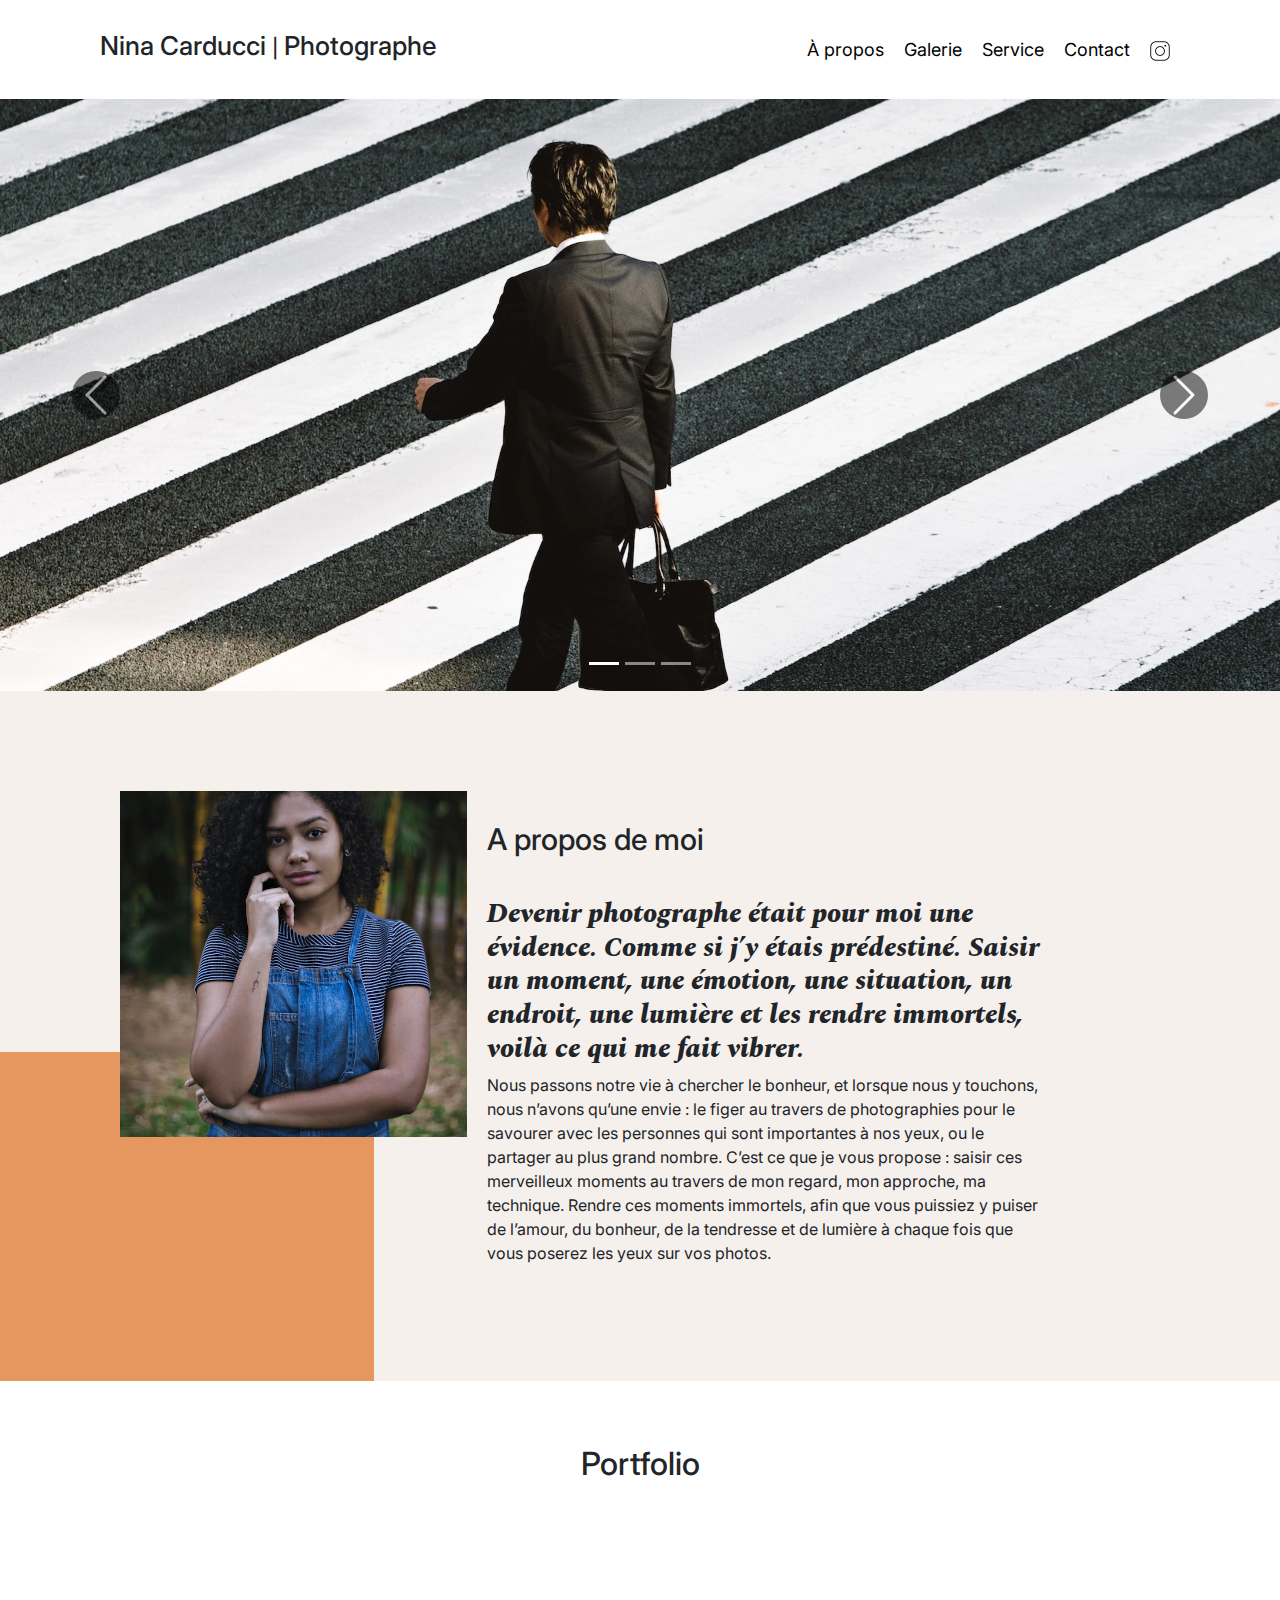
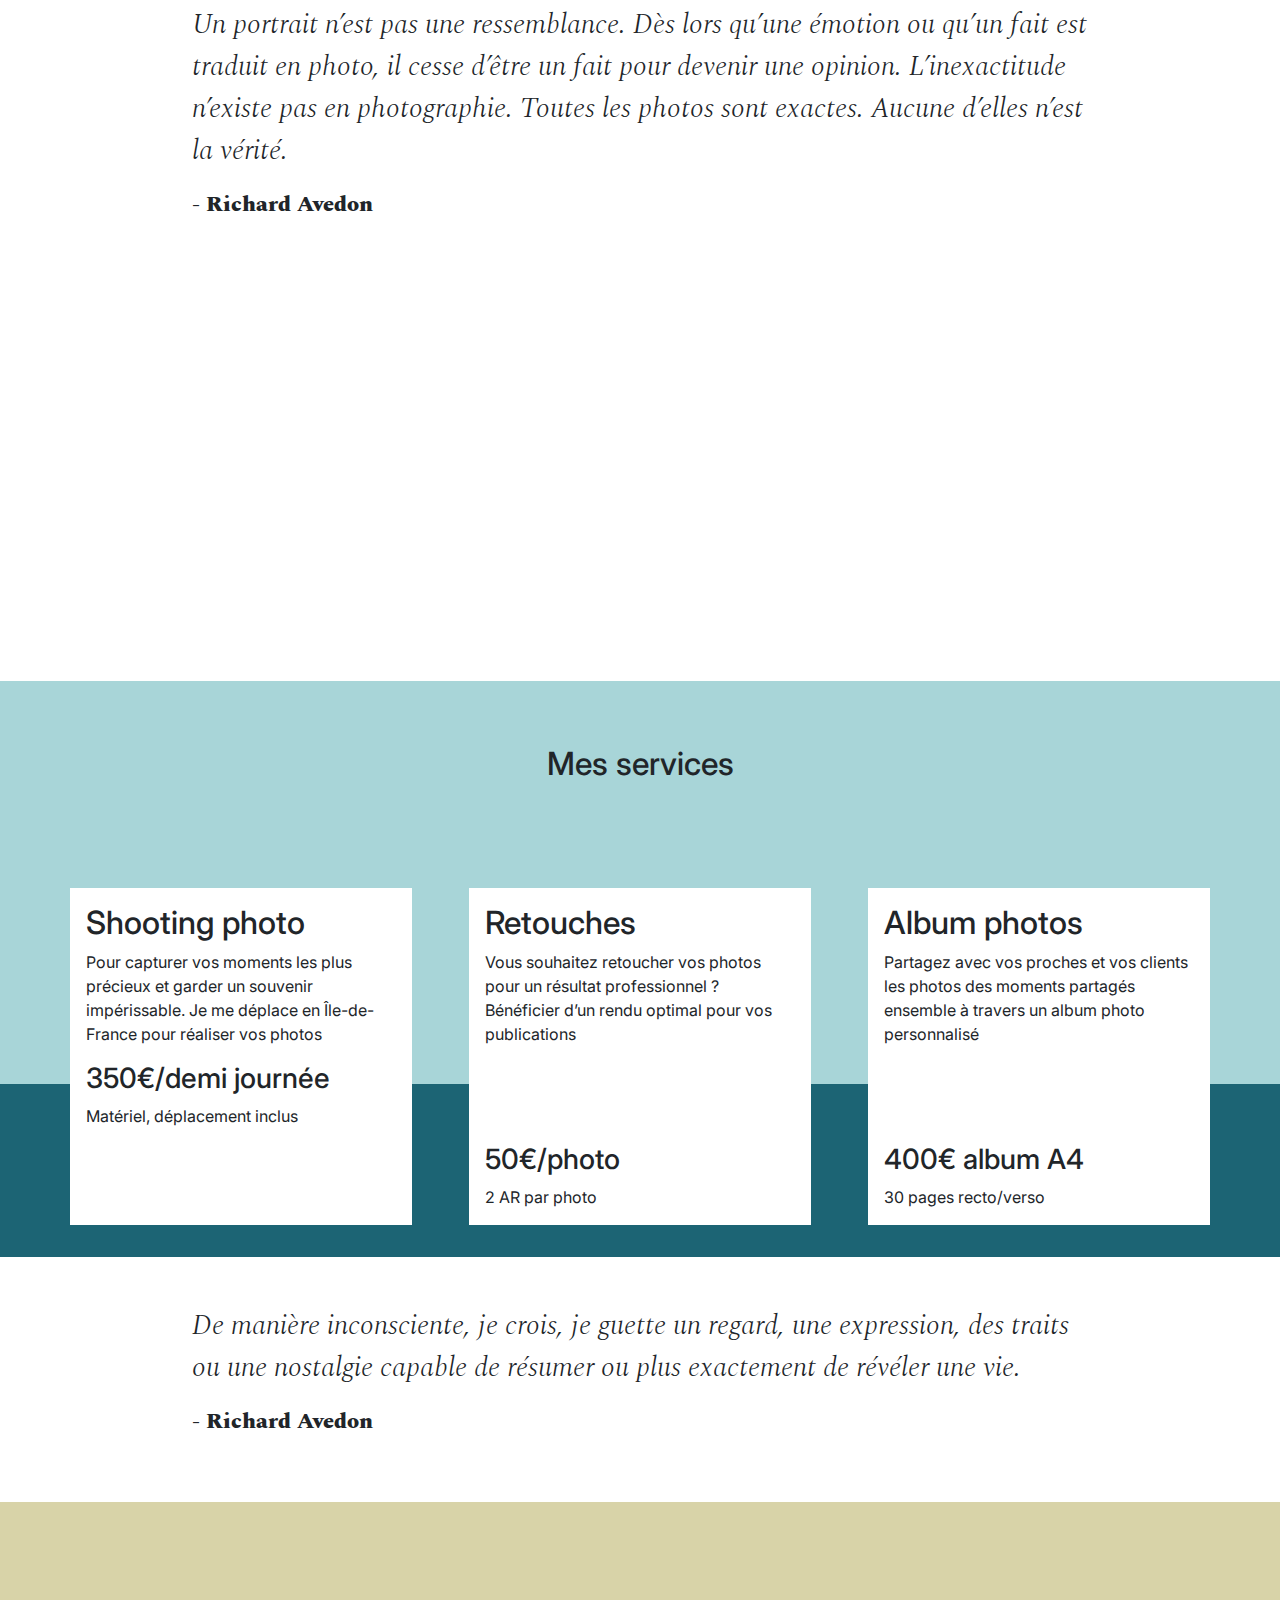
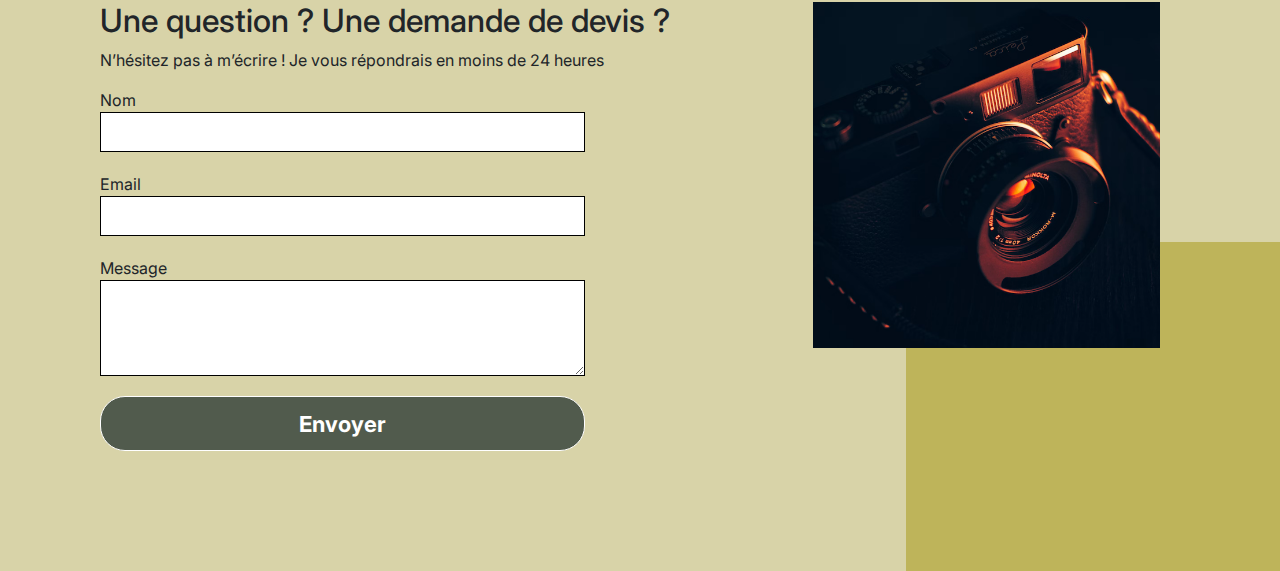
<file: index.html>
<!DOCTYPE html>
<html lang="fr">

<head>
	<meta charset="UTF-8">
	<title>Nina Carducci - Photographe à Bordeaux</title>
	<meta name="viewport" content="width=device-width, initial-scale=1.0">
	<meta name="description"
		content="Nina Carducci, photographe professionnelle basée à Bordeaux, spécialisée dans les mariages, portraits, concerts et entreprises. Contactez-moi au 05 56 67 78 89.">
	<link href="https://cdn.jsdelivr.net/npm/bootstrap@5.3.3/dist/css/bootstrap.min.css" rel="stylesheet"
		integrity="sha384-QWTKZyjpPEjISv5WaRU9OFeRpok6YctnYmDr5pNlyT2bRjXh0JMhjY6hW+ALEwIH" crossorigin="anonymous">
	<link rel="stylesheet" href="./assets/style.css">
	<link rel="preconnect" href="https://fonts.googleapis.com">
	<link rel="preconnect" href="https://fonts.gstatic.com" crossorigin>
	<link
		href="https://fonts.googleapis.com/css2?family=Inter&family=Spectral:ital,wght@0,400;1,300;1,400;1,800&display=swap"
		rel="stylesheet">

	<!-- OpenGraph Meta Tags -->
	<meta property="og:title" content="Nina Carducci - Photographe à Bordeaux">
	<meta property="og:description"
		content="Photographe professionnelle basée à Bordeaux, spécialisée dans les mariages, portraits, concerts et entreprises. Contactez-moi au 05 56 67 78 89.">
	<meta property="og:image" content="https://s-095.github.io/OC_P8_nina-carducci/assets/images/nina.webp">
	<meta property="og:url" content="https://s-095.github.io/OC_P8_nina-carducci">
	<meta property="og:type" content="person">
	<meta property="og:locale" content="fr_FR">

	<!-- Twitter Cards Meta Tags -->
	<meta name="twitter:card" content="summary_large_image">
	<meta name="twitter:title" content="Nina Carducci - Photographe à Bordeaux">
	<meta name="twitter:description"
		content="Photographe spécialisée dans les mariages, portraits, concerts et entreprises à Bordeaux.">
	<meta name="twitter:image" content="https://s-095.github.io/OC_P8_nina-carducci/assets/images/nina.webp">
	<meta name="twitter:site" content="@NinaCarducci">
	<meta name="twitter:creator" content="@NinaCarducci">

	<link rel="canonical" href="https://s-095.github.io/OC_P8_nina-carducci">
	<script type="application/ld+json">
	{
	  "@context": "https://schema.org",
	  "@type": ["LocalBusiness", "Photograph"],
	  "name": "Nina Carducci",
	  "jobTitle": "Photographe",
	  "description": "Photographe spécialisée dans les mariages, portraits, concerts et entreprises.",
	  "url": "https://s-095.github.io/OC_P8_nina-carducci",
	  "image": "https://s-095.github.io/OC_P8_nina-carducci/assets/images/nina.webp",
	  "address": {
	    "@type": "PostalAddress",
	    "streetAddress": "68 avenue Alsace-Lorraine",
	    "addressLocality": "Bordeaux",
	    "postalCode": "33200",
	    "addressCountry": "FR"
	  },
	  "telephone": "+33 5 56 67 78 89",
	  "openingHours": "Mo-Fr 10:00-19:00",
	  "sameAs": [
	    "https://www.instagram.com/ninacarducci.photo/?hl=fr",
	    "https://facebook.com/ninacarducci"
	  ]
	}
	</script>

	<script src="https://cdn.jsdelivr.net/npm/bootstrap@5.3.3/dist/js/bootstrap.bundle.min.js"
		integrity="sha384-YvpcrYf0tY3lHB60NNkmXc5s9fDVZLESaAA55NDzOxhy9GkcIdslK1eN7N6jIeHz" crossorigin="anonymous"
		defer></script>
	<script src="https://code.jquery.com/jquery-3.4.1.min.js"
		integrity="sha256-CSXorXvZcTkaix6Yvo6HppcZGetbYMGWSFlBw8HfCJo=" crossorigin="anonymous" defer></script>
	<script src="./assets/maugallery.js" defer></script>
	<script src="./assets/scripts.js" defer></script>
</head>

<body>
	<header>
		<h1 class="logo-title">Nina Carducci <span class="bar">|</span> Photographe</h1>
		<nav>
			<ul>
				<li><a href="#about">À propos</a></li>
				<li><a href="#gallery">Galerie</a></li>
				<li><a href="#services">Service</a></li>
				<li><a href="#contact">Contact</a></li>
				<li><a class="social-link" href="https://www.instagram.com/ninacarducci.photo/?hl=fr"
						target="_blank"><img src="assets/images/instagram.png" alt="logo instagram"></a></li>
			</ul>
		</nav>
	</header>
	<section class="banner">

		<div id="carouselExampleIndicators" class="carousel slide" data-bs-ride="carousel">
			<div class="carousel-indicators">
				<button type="button" data-bs-target="#carouselExampleIndicators" data-bs-slide-to="0" class="active"
					aria-current="true" aria-label="Slide 1"></button>
				<button type="button" data-bs-target="#carouselExampleIndicators" data-bs-slide-to="1"
					aria-label="Slide 2"></button>
				<button type="button" data-bs-target="#carouselExampleIndicators" data-bs-slide-to="2"
					aria-label="Slide 3"></button>
			</div>
			<div class="carousel-inner">
				<div class="carousel-item active">
					<img src="./assets/images/slider/ryoji-iwata.webp" class="d-block w-100" width="1820" height="888"
						alt="Homme traversant un passage piéton">
				</div>
				<div class="carousel-item">
					<img src="./assets/images/slider/nicholas-green.webp" class="d-block w-100" loading="lazy"
						alt="Foule dans un concert">
				</div>
				<div class="carousel-item">
					<img src="./assets/images/slider/edward-cisneros.webp" class="d-block w-100" loading="lazy"
						alt="Jeunes mariés">
				</div>
			</div>
			<button class="carousel-control-prev" aria-label="flèche précédente" type="button"
				data-bs-target="#carouselExampleIndicators" data-bs-slide="prev">
				<span class="carousel-control-prev-icon" aria-hidden="true"></span>
				<span class="visually-hidden">Previous</span>
			</button>
			<button class="carousel-control-next" aria-label="flèche suivante" type="button"
				data-bs-target="#carouselExampleIndicators" data-bs-slide="next">
				<span class="carousel-control-next-icon" aria-hidden="true"></span>
				<span class="visually-hidden">Next</span>
			</button>
		</div>
	</section>
	<main>
		<section id="about">
			<div class="picture left">
				<img src="./assets/images/nina.webp" alt="Photo de Nina Carducci">
			</div>
			<article class="about-me">
				<h2 class="about-me__title">A propos de moi</h2>
				<h3 class="about-me__introduction">Devenir photographe était pour moi une évidence. Comme si j’y étais
					prédestiné. Saisir un moment, une émotion, une situation, un endroit, une lumière et les rendre
					immortels, voilà ce qui me fait vibrer.</h3>
				<p>Nous passons notre vie à chercher le bonheur, et lorsque nous y touchons, nous n’avons qu’une envie :
					le
					figer au travers de photographies pour le savourer avec les personnes qui sont importantes à nos
					yeux,
					ou le partager au plus grand nombre.
					C’est ce que je vous propose : saisir ces merveilleux moments au travers de mon regard, mon
					approche, ma
					technique. Rendre ces moments immortels, afin que vous puissiez y puiser de l’amour, du bonheur, de
					la
					tendresse et de lumière à chaque fois que vous poserez les yeux sur vos photos.</p>
			</article>
		</section>
		<section id="gallery">
			<h2 class="title">Portfolio</h2>
			<div class="container">
				<div class="gallery" style="display: none">
					<img data-gallery-tag="Concert" class="gallery-item"
						src="./assets/images/gallery/concerts/aaron-paul.webp" loading="lazy"
						alt="photo d'un concert" />
					<img data-gallery-tag="Entreprises" class="gallery-item"
						src="./assets/images/gallery/entreprise/ali-morshedlou.webp" loading="lazy"
						alt="portrait d'un homme en costume" />
					<img data-gallery-tag="Entreprises" class="gallery-item"
						src="./assets/images/gallery/entreprise/jason-goodman.webp" loading="lazy"
						alt="photo d'un femme dans un office" />
					<img data-gallery-tag="Mariages" class="gallery-item"
						src="./assets/images/gallery/mariage/hannah-busing.webp" loading="lazy"
						alt="photo de mains de mariés" />
					<img data-gallery-tag="Portrait" class="gallery-item"
						src="./assets/images/gallery/portraits/ade-tunji.webp" loading="lazy"
						alt="portrait d'un homme" />
					<img data-gallery-tag="Mariages" class="gallery-item"
						src="./assets/images/gallery/mariage/jakob-owens.webp" loading="lazy"
						alt="photo de jeunes mariés" />
					<img data-gallery-tag="Portrait" class="gallery-item"
						src="./assets/images/gallery/portraits/nino-van-prattenburg.webp" loading="lazy"
						alt="portrait d'une jeune femme" />
					<img data-gallery-tag="Concert" class="gallery-item"
						src="./assets/images/gallery/concerts/austin-neill.webp" loading="lazy"
						alt="photo d'un chanteur sur scène" />
					<img data-gallery-tag="Entreprises" class="gallery-item"
						src="./assets/images/gallery/entreprise/mateus-campos-felipe.webp" loading="lazy"
						alt="photo d'une femme souriante" />
				</div>
			</div>
			<div class="quote">
				<figure>
					<blockquote>
						<p class="quote__text">Un portrait n’est pas une ressemblance. Dès lors qu’une émotion ou qu’un
							fait
							est traduit en photo, il cesse d’être un fait pour devenir une opinion. L’inexactitude
							n’existe
							pas en photographie. Toutes les photos sont exactes. Aucune d’elles n’est la vérité.</p>
					</blockquote>
					<figcaption class="quote__author">- Richard Avedon</figcaption>
				</figure>
			</div>
		</section>
		<section id="services">
			<h2 class="title">Mes services</h2>
			<div class="container">
				<div class="service">
					<article class="service__description">
						<h2>Shooting photo</h2>
						<p>Pour capturer vos moments les plus précieux et garder un souvenir impérissable. Je me déplace
							en
							Île-de-France pour réaliser vos photos</p>
						<div class="service__price">
							<h3>350€/demi journée</h3>
							<span>Matériel, déplacement inclus</span>
					</article>

				</div>
				<article class="service">
					<div class="service__description">
						<h2>Retouches</h2>
						<p>Vous souhaitez retoucher vos photos pour un résultat professionnel ? Bénéficier d’un
							rendu
							optimal pour vos publications</p>
					</div>
					<div class="service__price">
						<h3>50€/photo</h3>
						<span>2 AR par photo</span>
					</div>
				</article>
				<article class="service">
					<div class="service__description">
						<h2>Album photos</h2>
						<p>Partagez avec vos proches et vos clients les photos des moments partagés ensemble à
							travers
							un
							album photo personnalisé</p>
					</div>
					<div class="service__price">
						<h3>400€ album A4</h3>
						<span>30 pages recto/verso</span>
					</div>
				</article>
			</div>
		</section>
		<div class="quote">
			<figure>
				<p class="quote__text">De manière inconsciente, je crois, je guette un regard, une expression, des
					traits ou une nostalgie capable de résumer ou plus exactement de révéler une vie.</p>
				<figcaption class="quote__author">- Richard Avedon</figcaption>
			</figure>
		</div>
	</main>
	<footer>
		<section id="contact">
			<div class="form-container">
				<h2>Une question ? Une demande de devis ?</h2>
				<p> N’hésitez pas à m’écrire ! Je vous répondrais en moins de 24 heures</p>
				<form action="" method="post">
					<label for="nom">Nom</label>
					<input type="text" name="nom" id="nom">
					<label for="email">Email</label>
					<input type="email" name="email" id="email">
					<label for="message">Message</label>
					<textarea name="message" id="message" cols="30" rows="10"></textarea>
					<input type="submit" value="Envoyer" />
				</form>
			</div>
			<div class="picture right">
				<img src="./assets/images/camera.webp" loading="lazy" alt="photo d'une caméra">
			</div>
		</section>
	</footer>
</body>

</html>
</file>
<file: assets/style.css>
body {
	max-width: 1920px;
	margin: auto;
	
}

* {
	font-family: Inter;
	font-style: normal;
}

header {
	background-color: white;
	position: sticky;
	top: 0;
	z-index: 1000;
	display: flex;
	justify-content: space-between;
	padding-inline: 100px;
	padding-block: 30px;
	align-items: center;
}

header .logo-title {
	font-size: 26px;
}

.bar{
	font-size: 19px;
}

nav ul {
	display: flex;
	list-style-type: none;
	font-size: 18px;
	margin-bottom: 0;
}

nav li {
	padding-inline: 10px;
}

nav a {
	text-decoration: none;
	color: #000
}

.visually-hidden {
	display: none;
}

.carousel-control-prev {
	position: absolute;
	top: 50%;
	transform: translateY(-50%);
	cursor: pointer;
	display: flex;
	align-items: center;
	justify-content: center;
	height: fit-content;
}

.carousel-control-next {
	position: absolute;
	top: 50%;
	transform: translateY(-50%);
	cursor: pointer;
	display: flex;
	align-items: center;
	justify-content: center;
	height: fit-content;

}

.carousel-control-next-icon {
	background-color: black;
	border-radius: 33px;
	width: 3em;
	height: 3em;
}

.carousel-control-prev-icon {
	background-color: black;
	border-radius: 33px;
	width: 3em;
	height: 3em;
}

img.d-block {
	display: block;
	max-width: 100%;
	height: auto;
}

.social-link img {
	width: 20px;
}

#about {
	display: flex;
	background-color: #f6f0ec;
	padding-inline: 100px;
	padding-block: 100px;
	position: relative;
}

.picture.left::before {
	content: ' ';
	background-color: #E5975F;
	width: 374px;
	height: 329px;
	position: absolute;
	bottom: 0;
	left: 0;
	z-index: -1;
}

.picture {
	flex: 1;
	margin: 0 20px;
	z-index: 0;
}

.picture img {
	max-width: 100%;
	height: auto;

}

.about-me {
	flex: 2
}

.about-me__title {
	margin-top: 1em;
	margin-bottom: 40px;
	font-size: 30px;
}

.about-me__introduction {
	font-family: 'Spectral';
	font-weight: 800;
	font-style: italic;
	width: 80%;
}

.about-me p {
	width: 80%;
	font-size: 16px;
}

#gallery {
	min-height: 100vh;
}

.title {
	text-align: center;
	padding-block: 2em;
}

.gallery .nav {
	justify-content: center;
}

.nav-pills .nav-link.active,
.nav-pills .show>.nav-link {
	color: #fff;
	background-color: #322f2f;
	border-radius: 0;
	font-size: 25px;
	cursor: pointer;
}

.nav-pills .nav-link {
	color: #000;
	font-size: 25px;
	cursor: pointer;
	border-radius: 0px;
}

.nav-pills:hover .nav-link:hover {
	background-color: #322f2f;
	color: white;
}

.item-column {
	position: relative;
	margin-bottom: 0 !important;
	padding: 0;
}

.item-column::after {
	content: "";
	display: block;
	padding-bottom: 100%;

}

.gallery-item {
	position: absolute;
	width: 100%;
	height: 100%;
	object-fit: cover;
	padding: .5em;
}

.mg-prev,
.mg-next {
	width: 30px;
	height: 30px;
	border-radius: 00%;
	justify-content: center;
	align-items: center;
	display: flex;
	font-size: 24px;
}

.quote {
	width: 70%;
	margin: auto;
	padding-block: 3em;
}

.quote__text {
	font-family: Spectral;
	font-style: italic;
	font-weight: 300;
	font-size: 28px;

}

.quote__author {
	font-family: Spectral;
	font-weight: 800;
	font-size: 22px;
}

#services {
	margin: auto;
	background-color: #A8D5D8;
	position: relative;
}

#services .container::before {
	content: ' ';
	background-color: #1C6474;
	position: absolute;
	width: 100%;
	height: 30%;
	bottom: 0;
	left: 0;
	z-index: 0;
}

#services .container {
	justify-content: space-between;
	display: flex;
	padding: 2em 0;

}

.service {
	background-color: white;
	max-width: 390px;
	width: 30%;
	height: 337px;
	padding: 1em;
	display: flex;
	flex-direction: column;
	justify-content: space-between;
	z-index: 1;
}

#contact {
	margin: auto;
	background-color: #D8D3A8;
	position: relative;
	padding-inline: 100px;
	padding-block: 100px;
}

footer #contact {
	display: flex;
}

.picture.right::before {
	content: ' ';
	background-color: #BEB45A;
	width: 374px;
	height: 329px;
	position: absolute;
	bottom: 0;
	right: 0;
	z-index: -1;
}

.form-container {
	flex: 2;

}

form {
	display: flex;
	flex-direction: column;
	width: 70%;
	align-items: flex-start;
}

form input {
	width: 100%;
	background-color: white;
	border: solid 1px;
	height: 2.5em;
	margin-bottom: 20px;
}

form textarea {
	width: 100%;
	background-color: white;
	border: solid 1px;
	height: 5em;
	line-height: 2.5em;
	font-size: 1.2em;
	margin-bottom: 20px;

}

input[type="submit"] {
	background-color: rgb(81, 91, 77);
	padding: .5em 1em;
	border-radius: 25px;
	color: white;
	font-size: 22px;
	font-weight: bold
}

@media all and (max-width: 1180px) {
	.picture {
		flex: 2;
	}

	#about,
	#contact .container {
		align-items: center;
	}

	.about-me__title {
		margin-top: 0;
		margin-bottom: 1em;
	}

	.about-me h6,
	.about-me p {
		width: 100%;
	}
}

@media all and (max-width: 1000px) {
	#about {
		flex-direction: column;

	}

	.picture {
		width: 50%;
	}

	.picture.left::before {
		width: 100%;
		height: 30%;
		position: absolute;
		bottom: auto;
		top: 0;
		left: 0;
		z-index: -1;
	}

	.about-me__title {
		text-align: center;
		margin-top: 1em;
	}

	#services .container {
		flex-direction: column;
	}

	.service {
		width: 100%;
		max-width: 100%;
		height: auto;
		margin: 2em 0
	}

	.service__description {
		margin-bottom: 1em;
	}

	#services .container::before {
		width: 30%;
		height: 100%;
		bottom: 0;
		right: 0;
		left: auto;
		z-index: 0;
	}

	#contact .container {
		flex-direction: column;
	}

	#contact .picture.right {
		margin-top: 1em;
	}

	.picture.right::before {
		width: 100%;
		height: 30%;
		position: absolute;
		bottom: 0;
		right: 0;
		z-index: -1;
	}
}

@media all and (max-width: 650px) {
	header {
		flex-direction: column;
		padding-inline: 0;
	}

	header nav,
	header nav ul {
		width: 100%;
		padding: 0 0 0 0;
	}

	header nav li {
		flex: 1;
		padding-block: 1em;
		text-align: center;
	}

	.picture.left::before,
	.picture.right::before {
		height: 150px;
	}

	#services .container {
		align-items: center;
	}

	.service {
		max-width: 90%;
	}

	#about,
	#contact {
		padding-inline: 2em;
		padding-block: 2em;
	}

	form {
		width: 100%;
	}

	.picture {
		width: 80%;
	}
}
</file>
